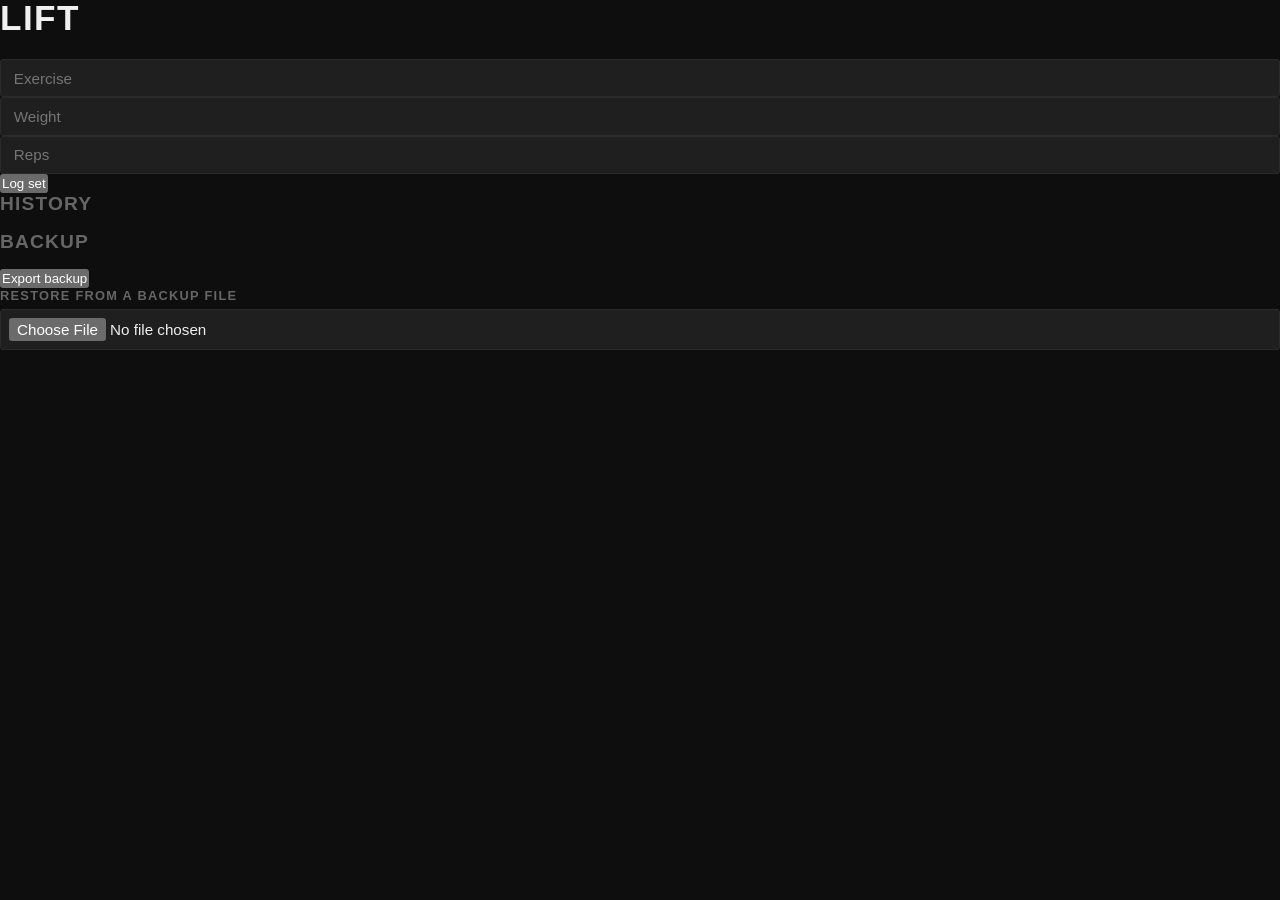
<file: index.html>
<!DOCTYPE html>
<html lang="en">
<head>
<meta charset="utf-8">
<meta name="viewport" content="width=device-width, initial-scale=1, viewport-fit=cover">
<meta name="theme-color" content="#111111">
<title>Lift</title>
<link rel="manifest" href="./manifest.json">
<link rel="apple-touch-icon" href="./icons/icon-180.png">
<link rel="stylesheet" href="./css/styles.css">
</head>
<body>

<h1>Lift</h1>

<input id="exercise" placeholder="Exercise" autocapitalize="words">
<div class="row">
  <input id="weight" type="number" inputmode="decimal" placeholder="Weight">
  <input id="reps" type="number" inputmode="numeric" placeholder="Reps">
</div>
<button id="add">Log set</button>

<h2>History</h2>
<ul id="history"></ul>

<h2>Backup</h2>
<button id="export">Export backup</button>
<label for="import-file">Restore from a backup file</label>
<input id="import-file" type="file" accept=".json,application/json">
<p id="note"><small>&nbsp;</small></p>

<script src="./js/app.js"></script>
</body>
</html>
</file>
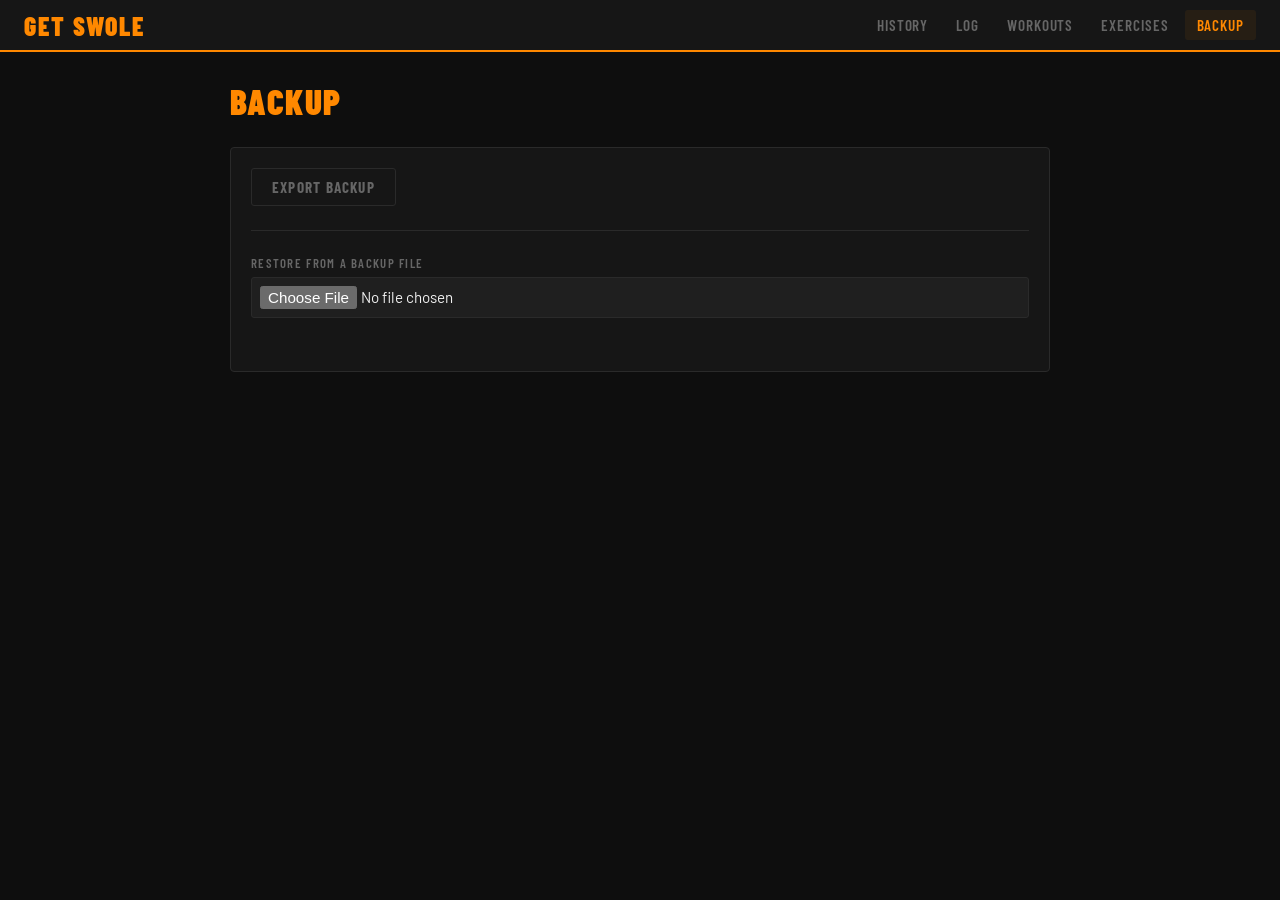
<file: backup.html>
<!DOCTYPE html>
<html lang="en">
<head>
<meta charset="utf-8">
<meta name="viewport" content="width=device-width, initial-scale=1, viewport-fit=cover">
<meta name="theme-color" content="#0e0e0e">
<title>Backup — GET SWOLE</title>
<link rel="manifest" href="./manifest.json">
<link rel="apple-touch-icon" href="./icons/icon-180.png">
<link rel="preconnect" href="https://fonts.googleapis.com">
<link rel="preconnect" href="https://fonts.gstatic.com" crossorigin>
<link href="https://fonts.googleapis.com/css2?family=Barlow+Condensed:wght@400;600;700;900&family=Barlow:wght@400;500&display=swap" rel="stylesheet">
<link rel="stylesheet" href="./css/styles.css">
</head>
<body>

<nav>
  <a href="./" class="nav-brand">GET SWOLE</a>
  <div class="nav-links">
    <a href="./">History</a>
    <a href="./log.html">Log</a>
    <a href="./workouts.html">Workouts</a>
    <a href="./exercises.html">Exercises</a>
    <a href="./backup.html" class="active">Backup</a>
  </div>
</nav>

<main>
  <div class="page-header">
    <h1><span>BACKUP</span></h1>
  </div>

  <section id="backup" class="card">
    <button id="export" class="btn btn-ghost">Export Backup</button>
    <hr class="divider">
    <div class="form-group">
      <label for="import-file">Restore from a backup file</label>
      <input id="import-file" type="file" accept=".json,application/json">
    </div>
    <p id="note" class="note">&nbsp;</p>
  </section>
</main>

<script src="./js/app.js"></script>
</body>
</html>
</file>
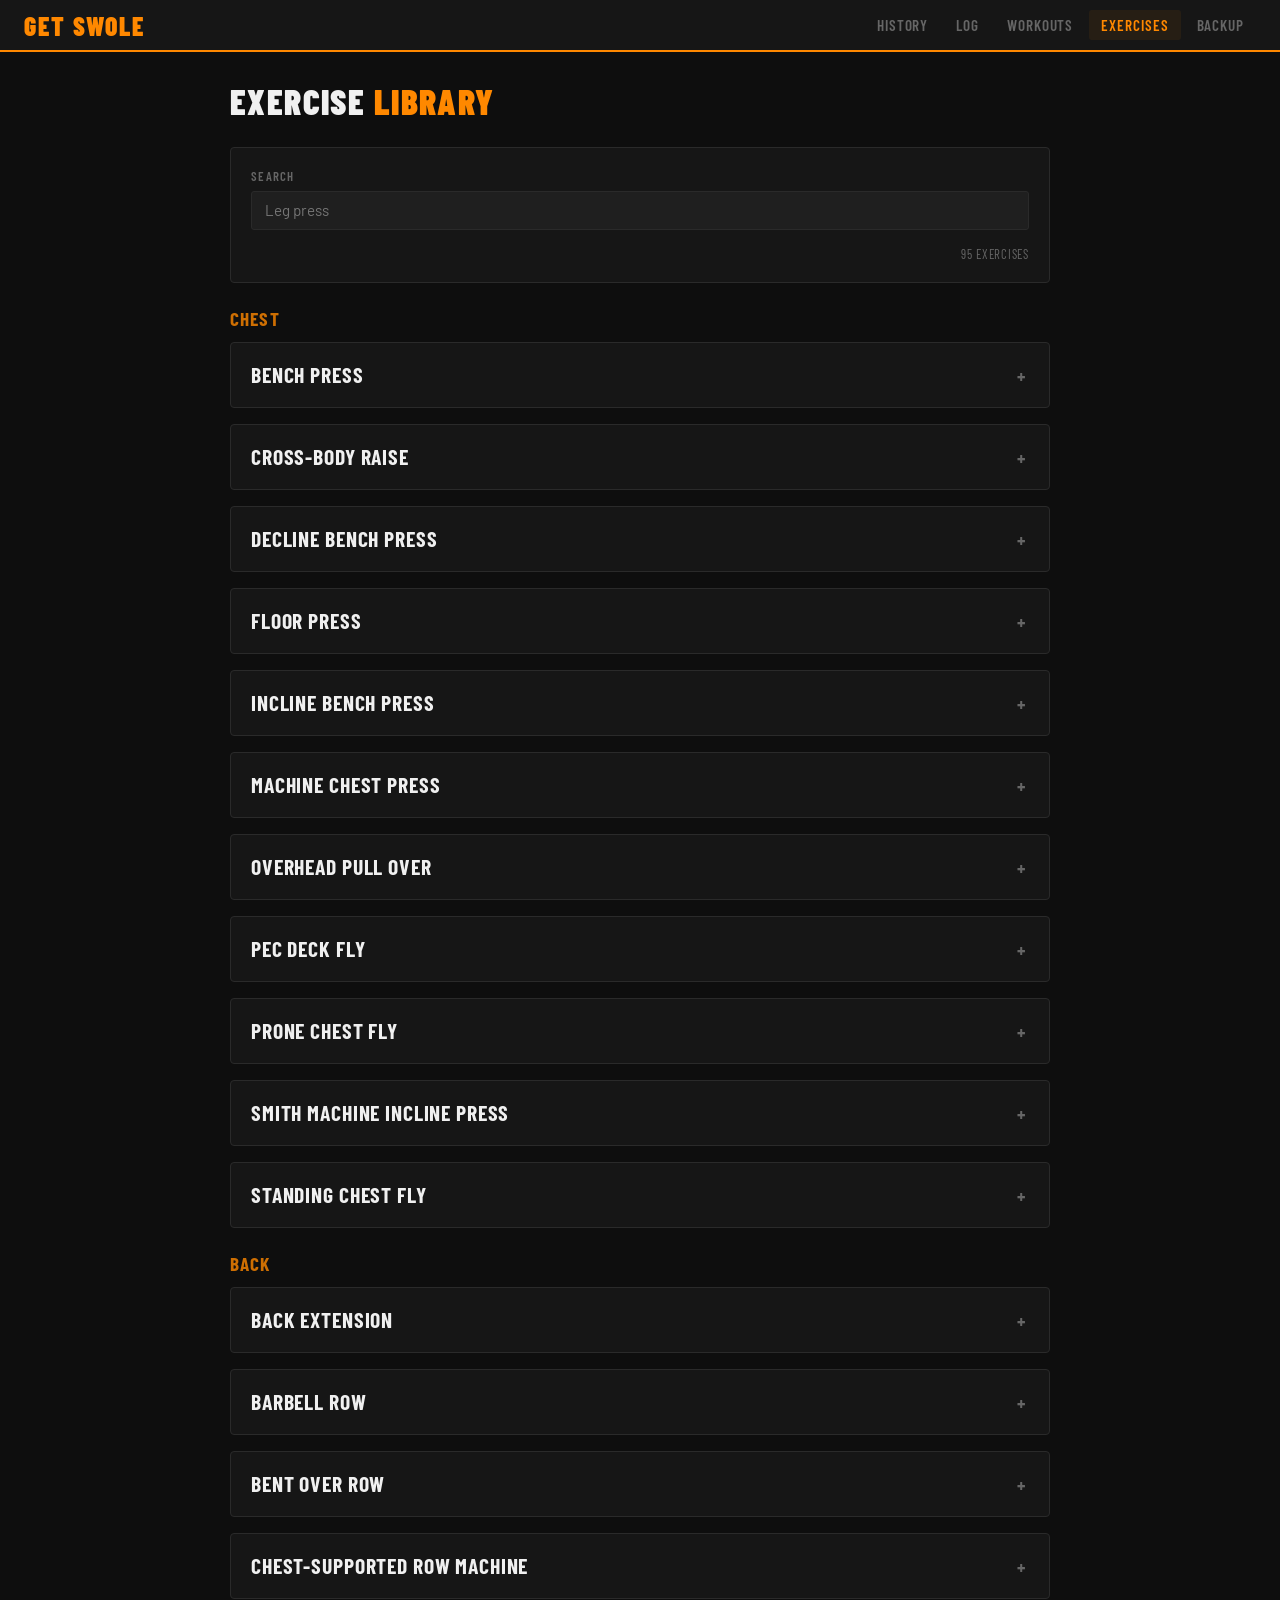
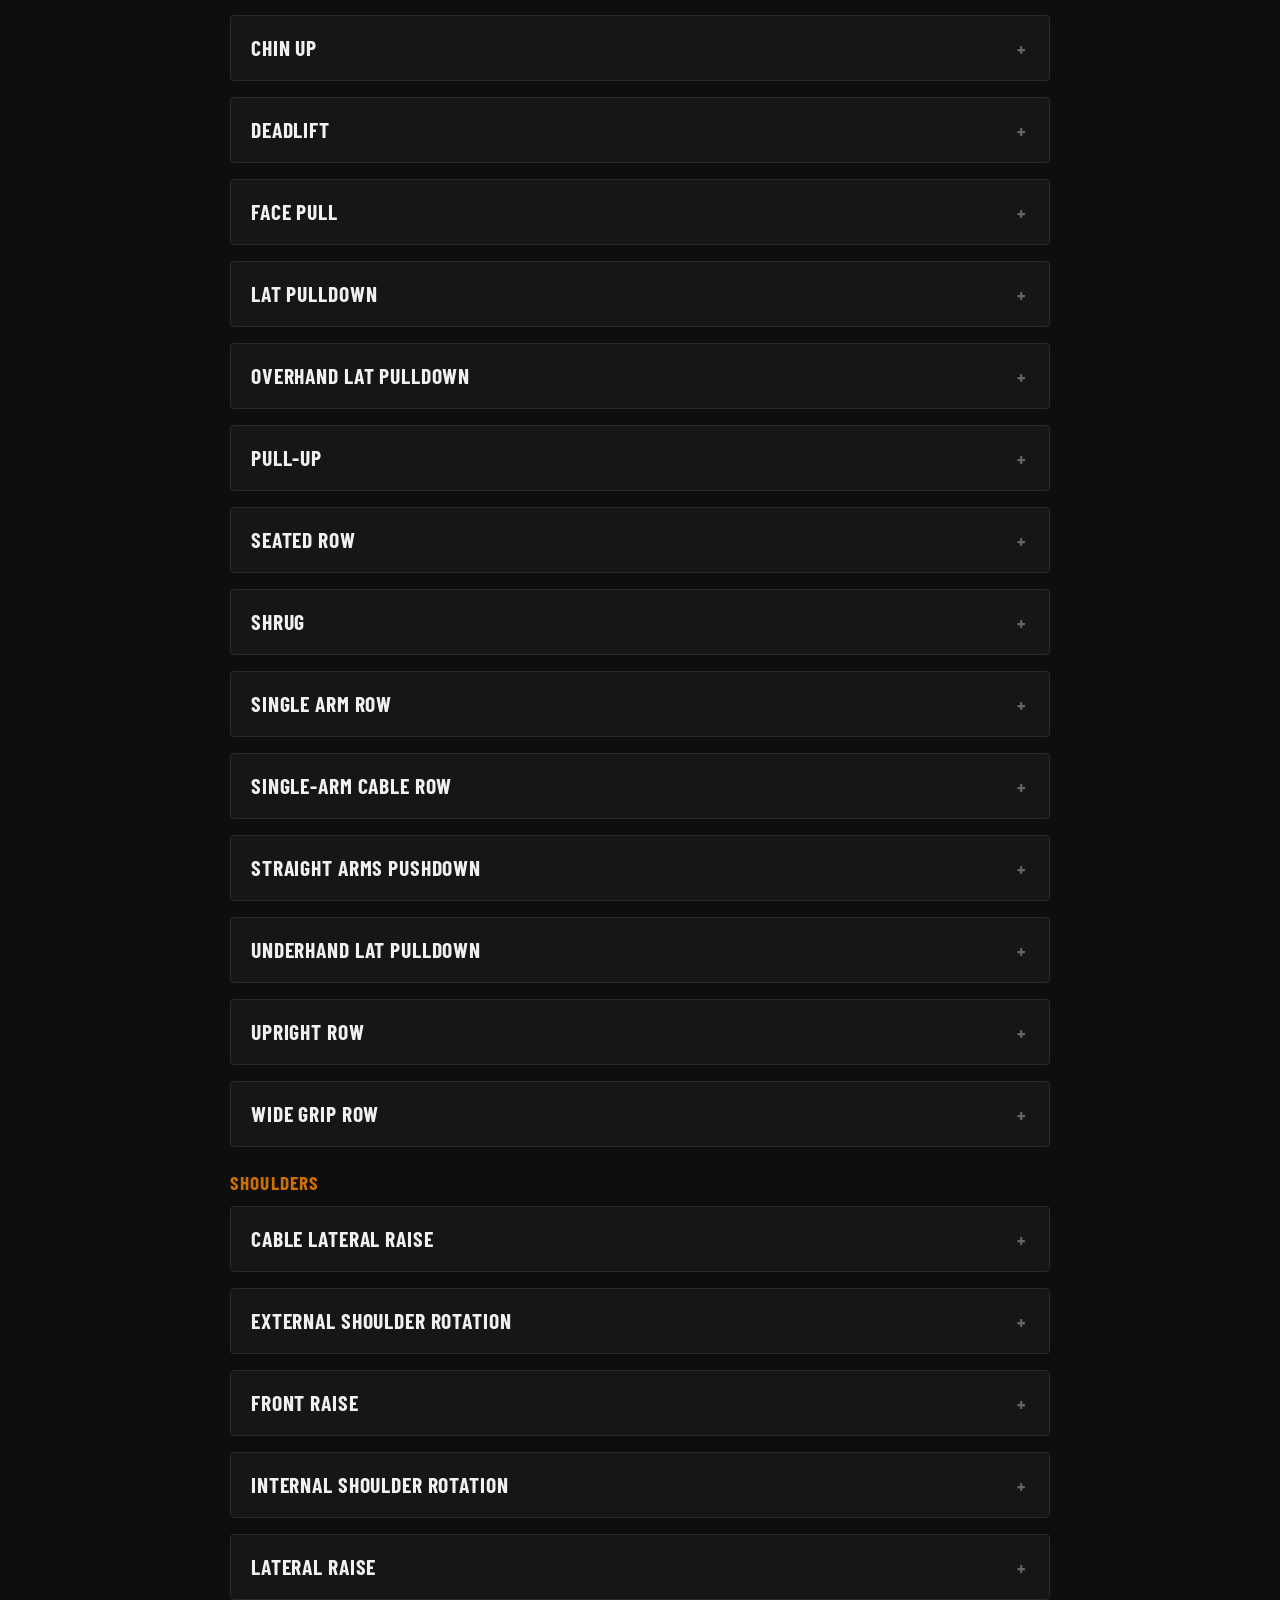
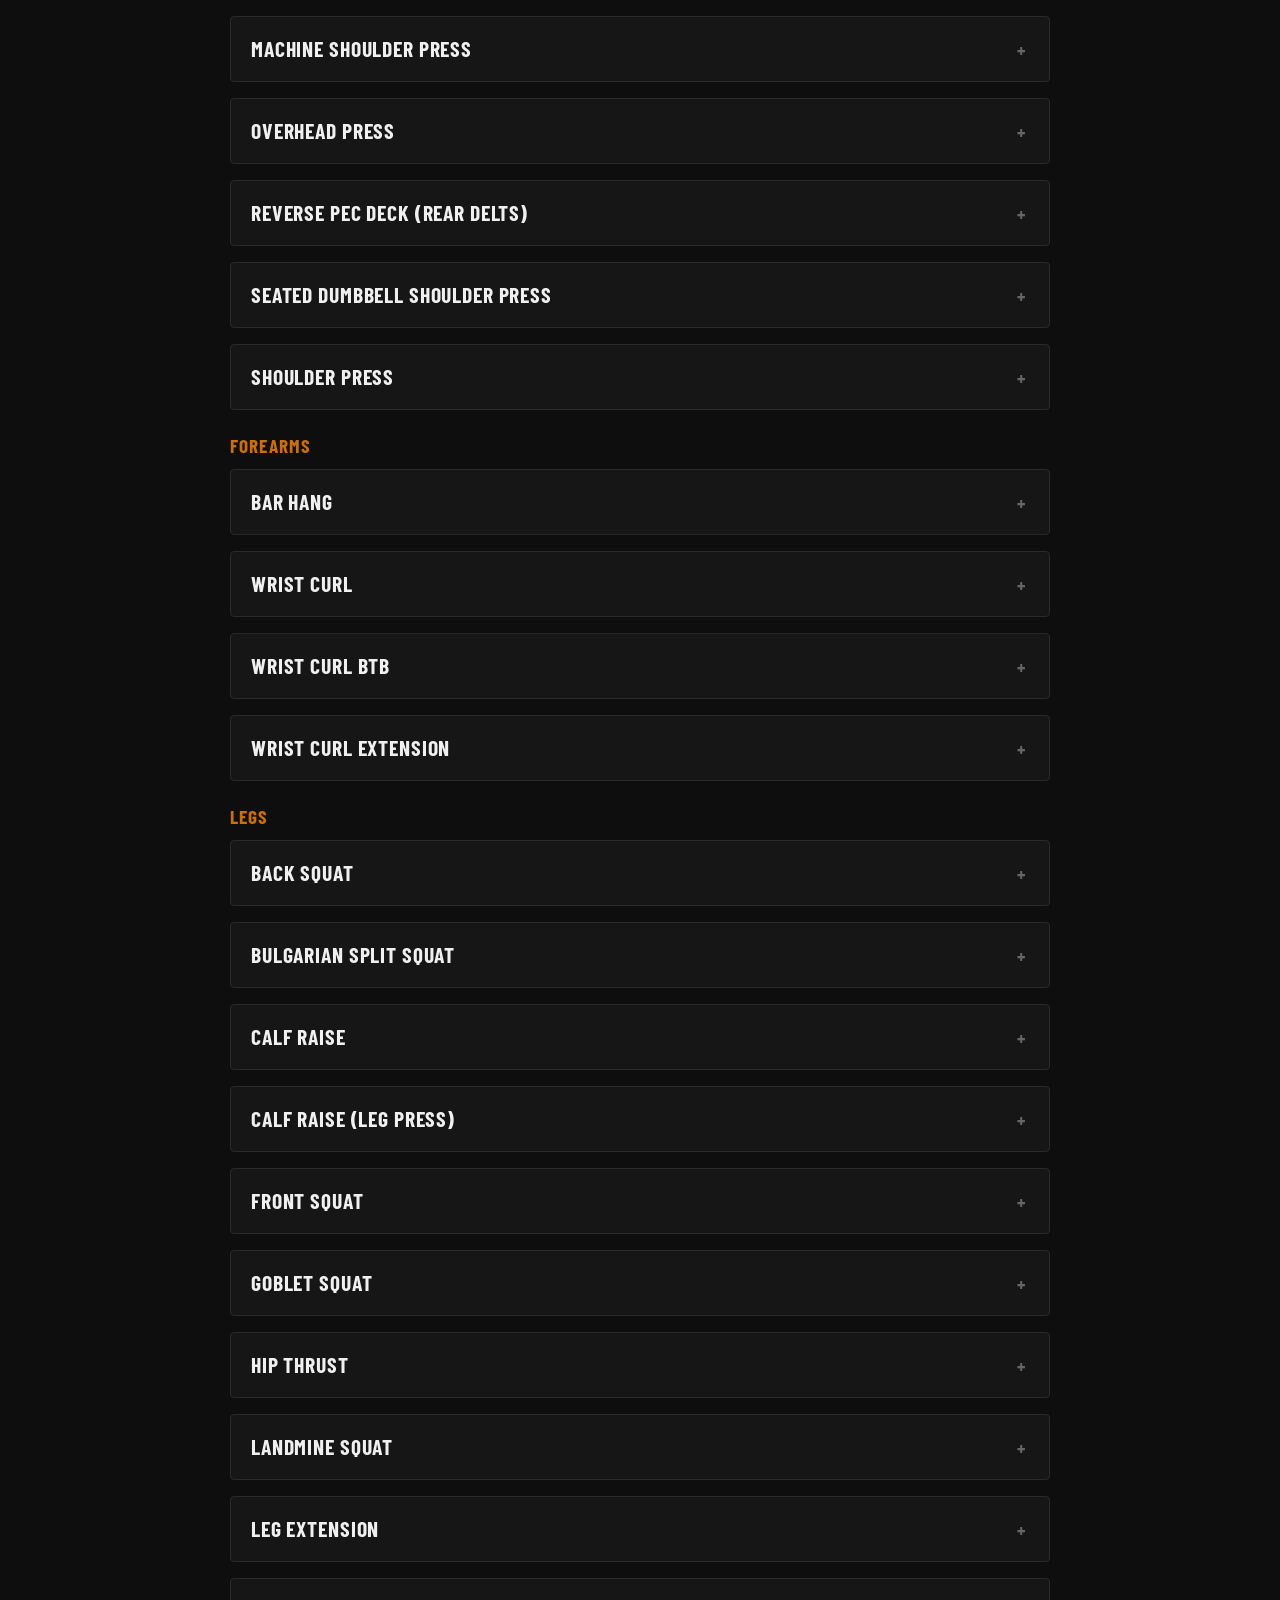
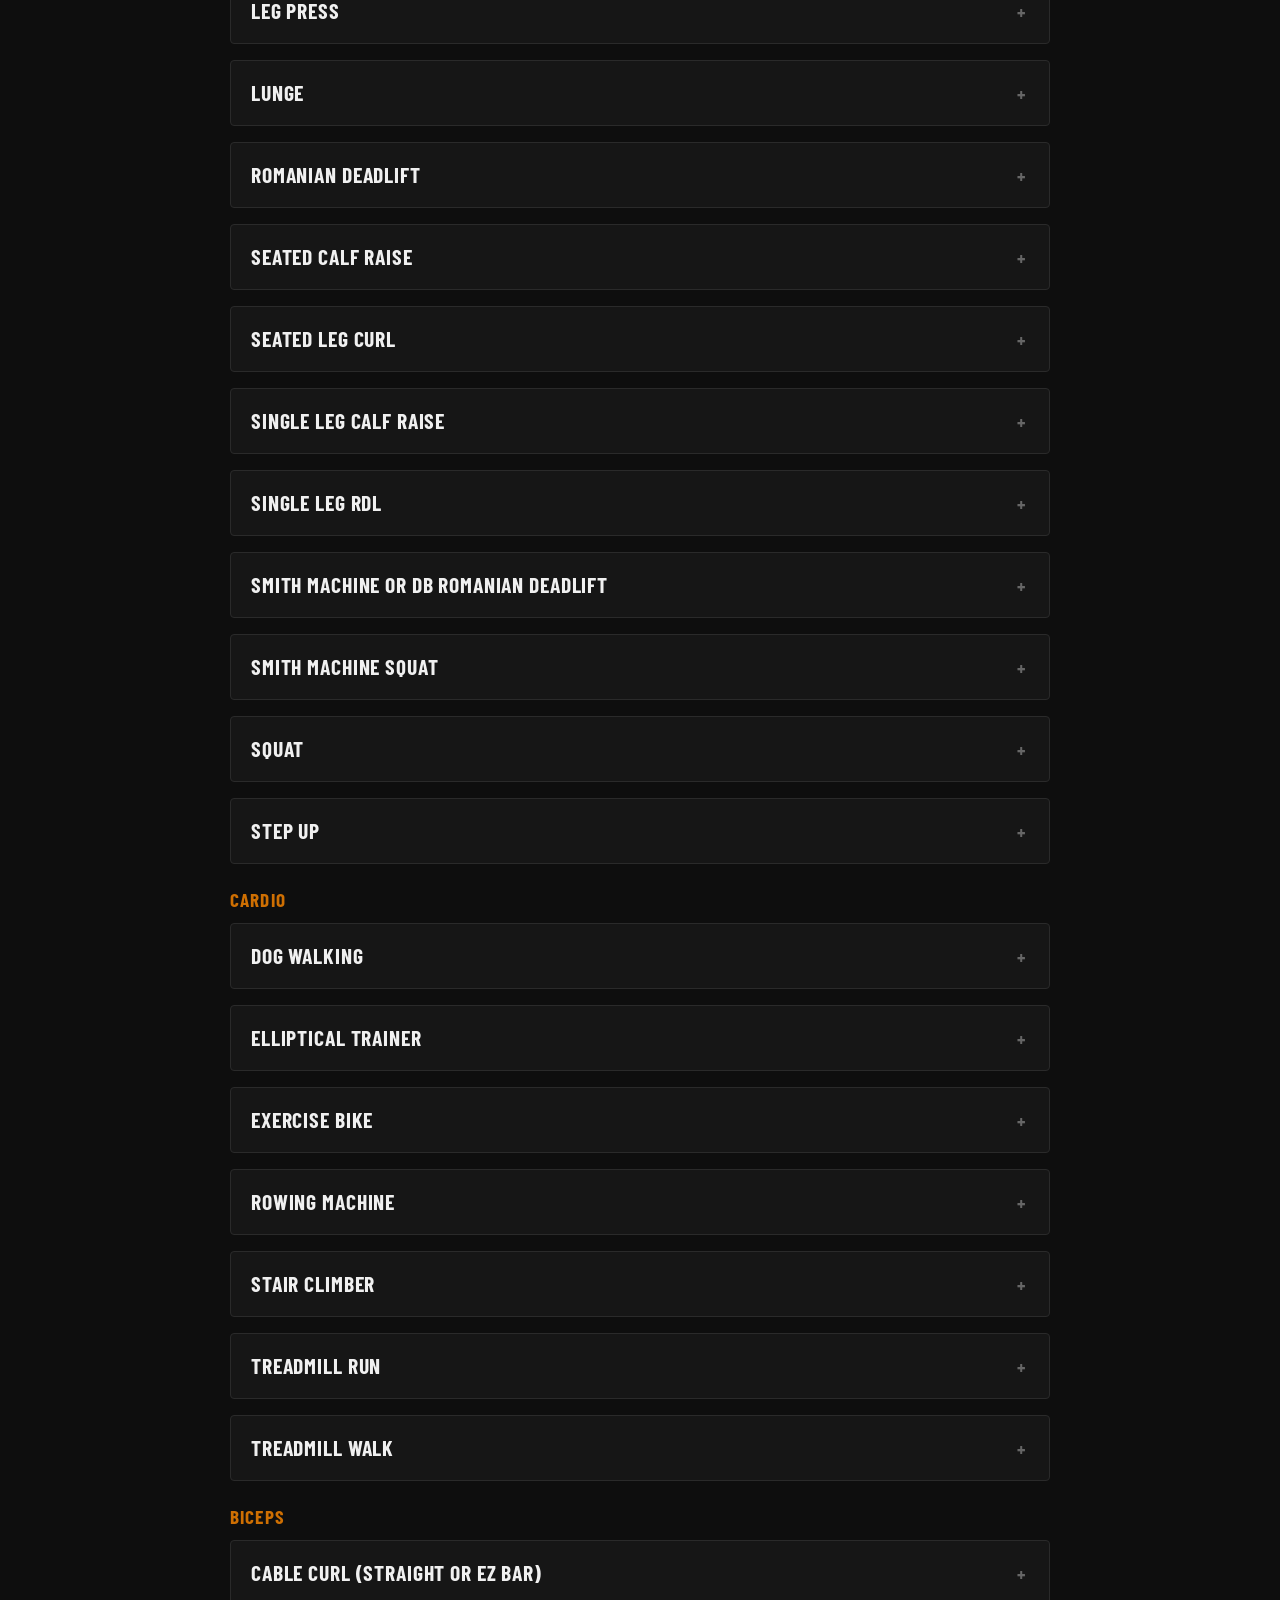
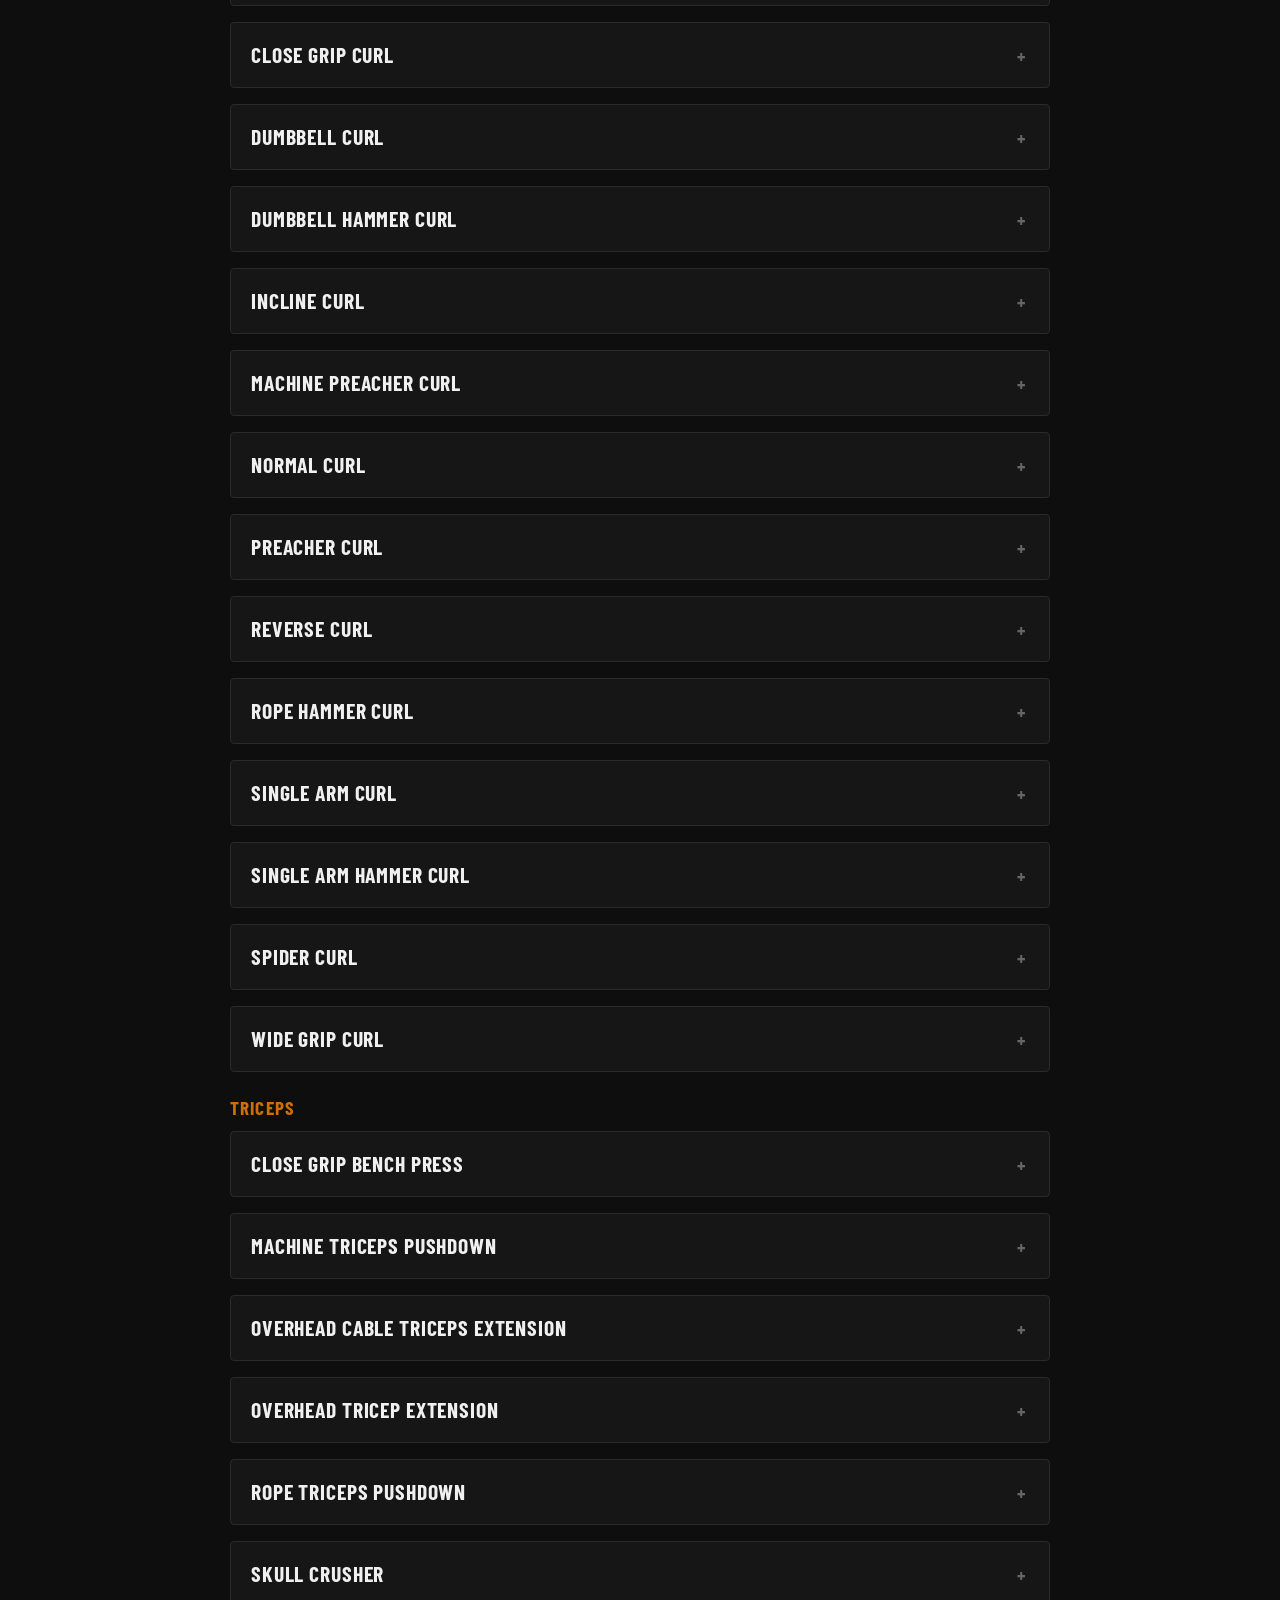
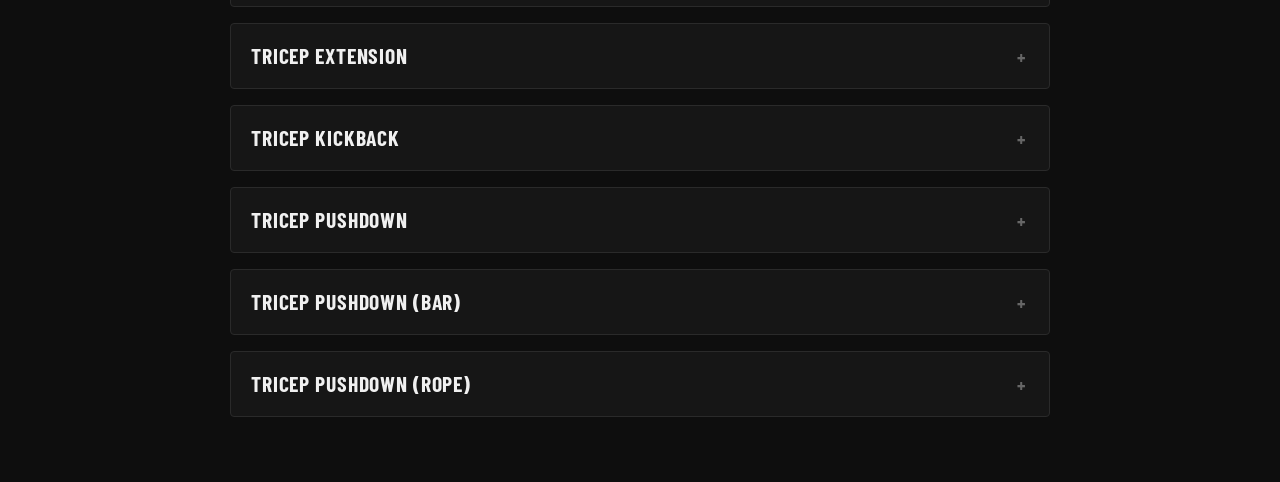
<file: exercises.html>
<!DOCTYPE html>
<html lang="en">
<head>
<meta charset="utf-8">
<meta name="viewport" content="width=device-width, initial-scale=1, viewport-fit=cover">
<meta name="theme-color" content="#0e0e0e">
<title>Exercises — GET SWOLE</title>
<link rel="manifest" href="./manifest.json">
<link rel="apple-touch-icon" href="./icons/icon-180.png">
<link rel="preconnect" href="https://fonts.googleapis.com">
<link rel="preconnect" href="https://fonts.gstatic.com" crossorigin>
<link href="https://fonts.googleapis.com/css2?family=Barlow+Condensed:wght@400;600;700;900&family=Barlow:wght@400;500&display=swap" rel="stylesheet">
<link rel="stylesheet" href="./css/styles.css">
</head>
<body>

<nav>
  <a href="./" class="nav-brand">GET SWOLE</a>
  <div class="nav-links">
    <a href="./">History</a>
    <a href="./log.html">Log</a>
    <a href="./workouts.html">Workouts</a>
    <a href="./exercises.html" class="active">Exercises</a>
    <a href="./backup.html">Backup</a>
  </div>
</nav>

<main>
  <div class="page-header">
    <h1>EXERCISE <span>LIBRARY</span></h1>
  </div>

  <section class="card">
    <div class="form-group">
      <label for="ex-search">Search</label>
      <input id="ex-search" placeholder="Leg press" autocapitalize="words">
    </div>
    <div class="filter-row">
      <span id="ex-count" class="ex-count"></span>
    </div>
  </section>

  <section id="exercise-library"></section>

  <div id="ex-empty" class="card empty" hidden>
    <p>Nothing matches that search.</p>
  </div>

  <p id="note" class="note">&nbsp;</p>
</main>

<script src="./js/exercises.js"></script>
<script src="./js/app.js"></script>
</body>
</html>
</file>
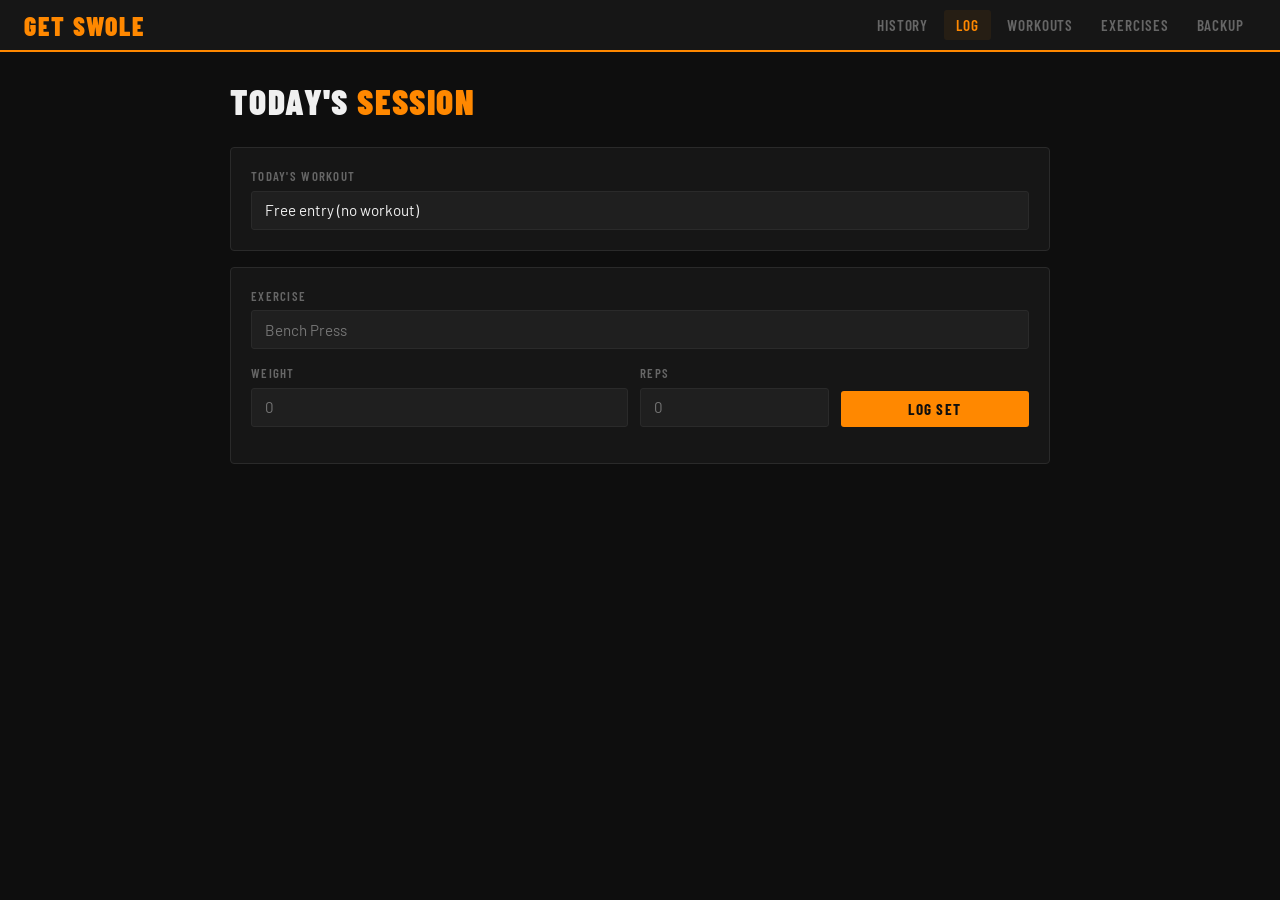
<file: log.html>
<!DOCTYPE html>
<html lang="en">
<head>
<meta charset="utf-8">
<meta name="viewport" content="width=device-width, initial-scale=1, viewport-fit=cover">
<meta name="theme-color" content="#0e0e0e">
<title>Log a Set — GET SWOLE</title>
<link rel="manifest" href="./manifest.json">
<link rel="apple-touch-icon" href="./icons/icon-180.png">
<link rel="preconnect" href="https://fonts.googleapis.com">
<link rel="preconnect" href="https://fonts.gstatic.com" crossorigin>
<link href="https://fonts.googleapis.com/css2?family=Barlow+Condensed:wght@400;600;700;900&family=Barlow:wght@400;500&display=swap" rel="stylesheet">
<link rel="stylesheet" href="./css/styles.css">
</head>
<body>

<nav>
  <a href="./" class="nav-brand">GET SWOLE</a>
  <div class="nav-links">
    <a href="./">History</a>
    <a href="./log.html" class="active">Log</a>
    <a href="./workouts.html">Workouts</a>
    <a href="./exercises.html">Exercises</a>
    <a href="./backup.html">Backup</a>
  </div>
</nav>

<main>
  <div class="page-header">
    <h1>TODAY'S <span>SESSION</span></h1>
  </div>

  <section class="card">
    <div class="form-group" style="margin-bottom:0">
      <label for="workout-select">Today's Workout</label>
      <select id="workout-select"></select>
    </div>
  </section>

  <section id="session" hidden></section>

  <section id="freeform" class="card" hidden>
    <div class="form-group">
      <label for="exercise">Exercise</label>
      <input id="exercise" placeholder="Bench Press" autocapitalize="words">
    </div>
    <div class="form-row">
      <div class="form-group">
        <label for="weight">Weight</label>
        <input id="weight" type="number" inputmode="decimal" placeholder="0">
      </div>
      <div class="form-group">
        <label for="reps">Reps</label>
        <input id="reps" type="number" inputmode="numeric" placeholder="0">
      </div>
      <div class="form-group">
        <label>&nbsp;</label>
        <button id="add" class="btn btn-primary btn-block">Log Set</button>
      </div>
    </div>
  </section>

  <p id="note" class="note">&nbsp;</p>
</main>

<script src="./js/exercises.js"></script>
<script src="./js/app.js"></script>
</body>
</html>
</file>
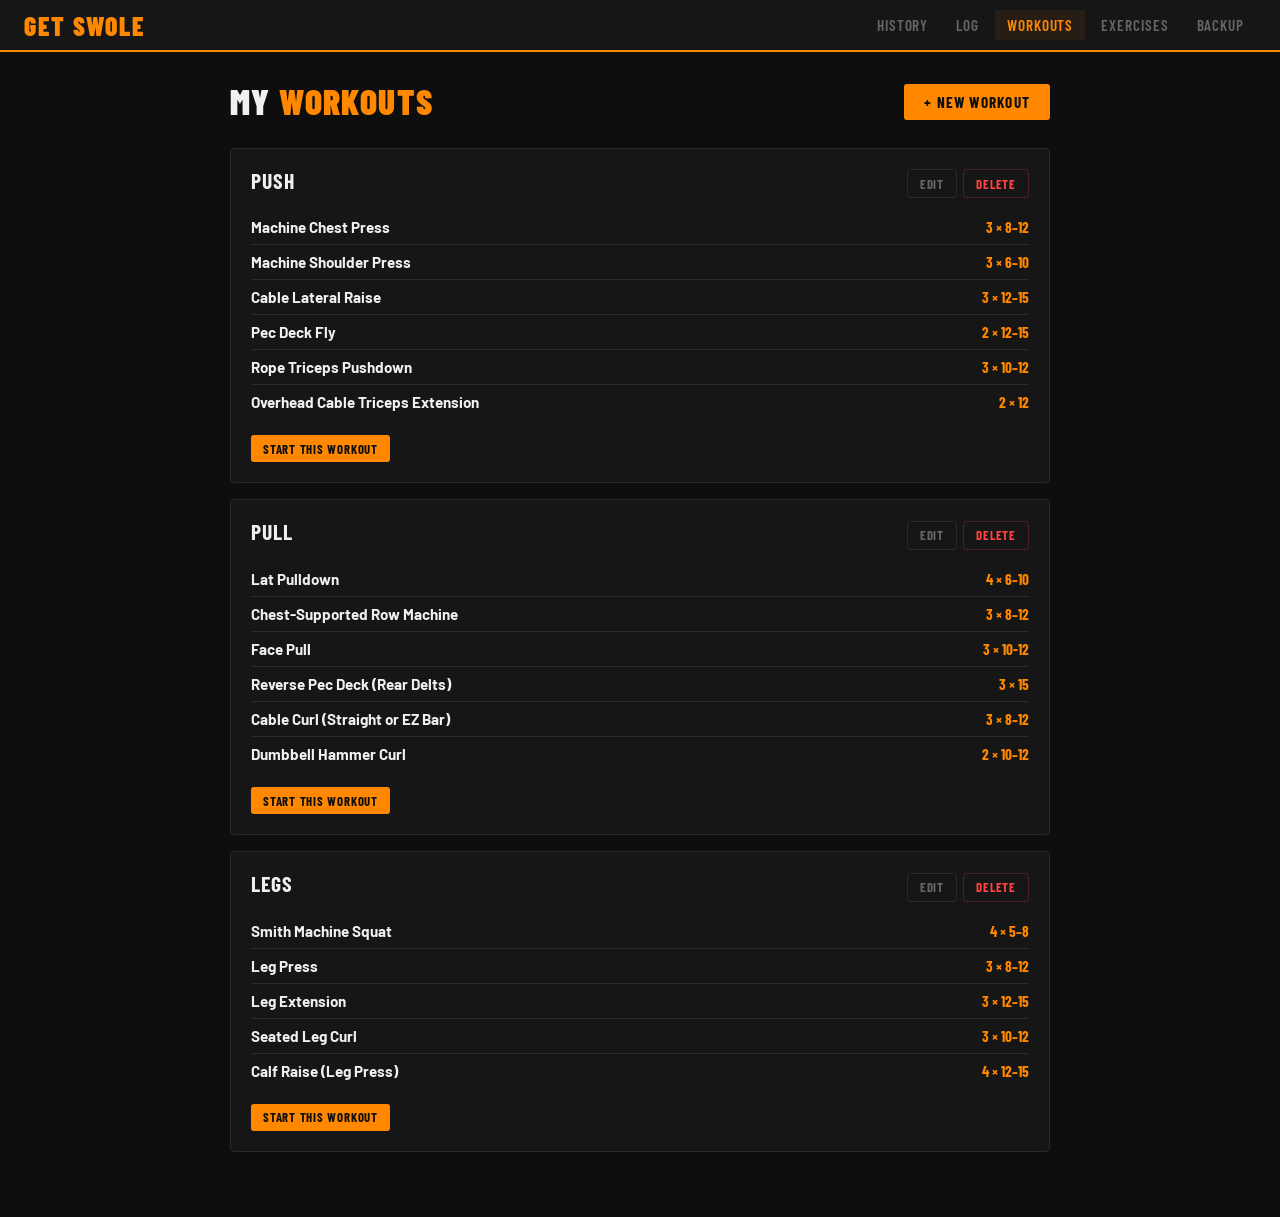
<file: workouts.html>
<!DOCTYPE html>
<html lang="en">
<head>
<meta charset="utf-8">
<meta name="viewport" content="width=device-width, initial-scale=1, viewport-fit=cover">
<meta name="theme-color" content="#0e0e0e">
<title>Workouts — GET SWOLE</title>
<link rel="manifest" href="./manifest.json">
<link rel="apple-touch-icon" href="./icons/icon-180.png">
<link rel="preconnect" href="https://fonts.googleapis.com">
<link rel="preconnect" href="https://fonts.gstatic.com" crossorigin>
<link href="https://fonts.googleapis.com/css2?family=Barlow+Condensed:wght@400;600;700;900&family=Barlow:wght@400;500&display=swap" rel="stylesheet">
<link rel="stylesheet" href="./css/styles.css">
</head>
<body>

<nav>
  <a href="./" class="nav-brand">GET SWOLE</a>
  <div class="nav-links">
    <a href="./">History</a>
    <a href="./log.html">Log</a>
    <a href="./workouts.html" class="active">Workouts</a>
    <a href="./exercises.html">Exercises</a>
    <a href="./backup.html">Backup</a>
  </div>
</nav>

<main>
  <div class="page-header">
    <h1>MY <span>WORKOUTS</span></h1>
    <button id="new-workout" class="btn btn-primary">+ New Workout</button>
  </div>

  <section id="workout-editor" class="card" hidden>
    <h2 id="editor-title">New Workout</h2>
    <div class="form-group">
      <label for="workout-label">Label</label>
      <input id="workout-label" placeholder="C — Legs" autocapitalize="words">
    </div>

    <label>Exercises</label>
    <div id="exercise-rows"></div>

    <button id="add-exercise" class="btn btn-ghost btn-sm">+ Add Exercise</button>

    <hr class="divider">
    <div class="editor-actions">
      <button id="save-workout" class="btn btn-primary">Save Workout</button>
      <button id="cancel-workout" class="btn btn-ghost">Cancel</button>
    </div>
  </section>

  <section id="workout-list"></section>

  <div id="workouts-empty" class="card empty" hidden>
    <p>No workouts yet. Build one, label it, then pick it on the Log tab.</p>
  </div>

  <p id="note" class="note">&nbsp;</p>
</main>

<script src="./js/app.js"></script>
</body>
</html>
</file>
<file: css/styles.css>
:root {
  --bg: #0e0e0e;
  --surface: #161616;
  --surface2: #1f1f1f;
  --border: #2a2a2a;
  --accent: #ff8800;
  --accent-dim: #9f6200b2;
  --text: #f0f0f0;
  --text-muted: #666;
  --danger: #ff4444;
  --success: #00cc66;

  color-scheme: dark;
}

* { box-sizing: border-box; margin: 0; padding: 0; }

body {
  background: var(--bg);
  color: var(--text);
  font-family: 'Barlow', sans-serif;
  font-size: 15px;
  min-height: 100vh;
  padding: env(safe-area-inset-top) 0 env(safe-area-inset-bottom);
}

/* NAV */
nav {
  background: var(--surface);
  border-bottom: 2px solid var(--accent);
  padding: 0 1.5rem;
  display: flex;
  align-items: center;
  gap: 2rem;
  height: 52px;
  position: sticky;
  top: 0;
  z-index: 100;
}

.nav-brand {
  font-family: 'Barlow Condensed', sans-serif;
  font-weight: 900;
  font-size: 1.6rem;
  letter-spacing: 0.08em;
  color: var(--accent);
  text-decoration: none;
}

.nav-links { display: flex; gap: 0.25rem; margin-left: auto; }

.nav-links a {
  color: var(--text-muted);
  text-decoration: none;
  font-family: 'Barlow Condensed', sans-serif;
  font-weight: 600;
  font-size: 0.95rem;
  letter-spacing: 0.06em;
  text-transform: uppercase;
  padding: 0.4rem 0.75rem;
  border-radius: 3px;
  transition: color 0.15s, background 0.15s;
}

.nav-links a:hover, .nav-links a.active {
  color: var(--accent);
  background: rgba(255, 136, 0, 0.07);
}

/* LAYOUT */
main {
  max-width: 860px;
  margin: 0 auto;
  padding: 2rem 1.25rem;
}

/* HEADINGS */
h1 {
  font-family: 'Barlow Condensed', sans-serif;
  font-weight: 900;
  font-size: 2.2rem;
  letter-spacing: 0.04em;
  text-transform: uppercase;
  line-height: 1;
  margin-bottom: 1.5rem;
}

h1 span { color: var(--accent); }

h2 {
  font-family: 'Barlow Condensed', sans-serif;
  font-weight: 700;
  font-size: 1.2rem;
  letter-spacing: 0.06em;
  text-transform: uppercase;
  color: var(--text-muted);
  margin-bottom: 1rem;
}

/* CARDS */
.card {
  background: var(--surface);
  border: 1px solid var(--border);
  border-radius: 4px;
  padding: 1.25rem;
  margin-bottom: 1rem;
}

.card:hover { border-color: #3a3a3a; }

/* BUTTONS */
.btn {
  display: inline-flex;
  align-items: center;
  justify-content: center;
  gap: 0.4rem;
  font-family: 'Barlow Condensed', sans-serif;
  font-weight: 700;
  font-size: 0.95rem;
  letter-spacing: 0.08em;
  text-transform: uppercase;
  padding: 0.55rem 1.25rem;
  border-radius: 3px;
  border: none;
  cursor: pointer;
  text-decoration: none;
  transition: all 0.15s;
  width: auto;
}

.btn-primary {
  background: var(--accent);
  color: #0e0e0e;
}

.btn-primary:hover { background: var(--accent-dim); }

.btn-ghost {
  background: transparent;
  color: var(--text-muted);
  border: 1px solid var(--border);
}

.btn-ghost:hover { border-color: #555; color: var(--text); }

.btn-block { width: 100%; }

/* FORMS */
.form-group { margin-bottom: 1rem; }

label {
  display: block;
  font-family: 'Barlow Condensed', sans-serif;
  font-weight: 600;
  font-size: 0.8rem;
  letter-spacing: 0.1em;
  text-transform: uppercase;
  color: var(--text-muted);
  margin-bottom: 0.4rem;
}

input, select, textarea {
  width: 100%;
  background: var(--surface2);
  border: 1px solid var(--border);
  border-radius: 3px;
  color: var(--text);
  font-family: 'Barlow', sans-serif;
  font-size: 0.95rem;
  padding: 0.6rem 0.8rem;
  transition: border-color 0.15s;
  -webkit-appearance: none;
  appearance: none;
}

input:focus, select:focus, textarea:focus {
  outline: none;
  border-color: var(--accent);
}

input[type="file"] { padding: 0.5rem; }

.form-row {
  display: grid;
  gap: 0.75rem;
  grid-template-columns: 2fr 1fr 1fr;
  align-items: end;
}

@media (max-width: 600px) {
  input, select, textarea { font-size: 16px !important; }

  .form-row { grid-template-columns: 1fr 1fr; }
  .form-row .form-group:first-child { grid-column: span 2; }

  nav {
    flex-wrap: wrap;
    height: auto;
    padding: 0.6rem 1rem;
    gap: 0.4rem;
  }

  .nav-brand { flex: 1; }

  .nav-links {
    width: 100%;
    justify-content: space-around;
    order: 3;
    margin-left: 0;
  }

  .nav-links a {
    padding: 0.35rem 0.4rem;
    font-size: 0.8rem;
    letter-spacing: 0.03em;
  }
}

/* TABLE */
.sets-table {
  width: 100%;
  border-collapse: collapse;
  margin-top: 0.5rem;
}

.sets-table th {
  font-family: 'Barlow Condensed', sans-serif;
  font-weight: 600;
  font-size: 0.75rem;
  letter-spacing: 0.1em;
  text-transform: uppercase;
  color: var(--text-muted);
  text-align: left;
  padding: 0.5rem 0.75rem;
  border-bottom: 1px solid var(--border);
}

.sets-table td {
  padding: 0.55rem 0.75rem;
  border-bottom: 1px solid var(--border);
  font-size: 0.95rem;
}

.sets-table tr:last-child td { border-bottom: none; }
.sets-table tr:hover td { background: var(--surface2); }

.sets-table .set-load {
  font-family: 'Barlow Condensed', sans-serif;
  font-weight: 700;
  color: var(--accent);
}

.sets-table .set-when {
  font-size: 0.8rem;
  color: var(--text-muted);
}

/* EMPTY STATE */
.empty {
  text-align: center;
  padding: 2.5rem 1rem;
  color: var(--text-muted);
}

.empty p { font-size: 0.95rem; }

/* PAGE HEADER */
.page-header {
  display: flex;
  align-items: flex-start;
  justify-content: space-between;
  margin-bottom: 1.75rem;
  gap: 1rem;
}

.page-header h1 { margin-bottom: 0; }

/* NOTE / STATUS TEXT */
.note {
  font-size: 0.85rem;
  color: var(--text-muted);
  margin-top: 0.75rem;
  min-height: 1.2em;
}

/* DIVIDER */
.divider {
  border: none;
  border-top: 1px solid var(--border);
  margin: 1.5rem 0;
}

/* WORKOUT / SESSION CARDS */
h3 {
  font-family: 'Barlow Condensed', sans-serif;
  font-weight: 700;
  font-size: 1.35rem;
  letter-spacing: 0.04em;
  text-transform: uppercase;
  line-height: 1.1;
}

.workout-head {
  display: flex;
  align-items: baseline;
  justify-content: space-between;
  gap: 1rem;
  margin-bottom: 0.75rem;
}

.workout-actions { display: flex; gap: 0.4rem; flex-shrink: 0; }

.workout-card .sets-table td { padding: 0.5rem 0; }
.workout-card .sets-table td:last-child { text-align: right; white-space: nowrap; }

.workout-start { margin-top: 1rem; }

.btn-sm {
  padding: 0.35rem 0.75rem;
  font-size: 0.8rem;
  letter-spacing: 0.06em;
}

.btn-icon {
  padding: 0.35rem 0.6rem;
  font-size: 1.1rem;
  line-height: 1;
}

.btn-danger { color: var(--danger); border-color: #4a2020; }
.btn-danger:hover { border-color: var(--danger); color: var(--danger); }

/* WORKOUT EDITOR */
.exercise-row {
  border-top: 1px solid var(--border);
  padding: 0.75rem 0;
}

.exercise-row:first-child { border-top: none; padding-top: 0; }

.exercise-row-main {
  display: grid;
  grid-template-columns: 1fr 5rem 6rem auto;
  gap: 0.5rem;
  margin-bottom: 0.5rem;
}

.editor-actions { display: flex; gap: 0.5rem; }

/* SESSION EXERCISE CARDS */
.target {
  font-family: 'Barlow Condensed', sans-serif;
  font-weight: 700;
  font-size: 1rem;
  color: var(--accent);
  white-space: nowrap;
}

.ex-note {
  font-size: 0.85rem;
  color: var(--text-muted);
  margin-bottom: 1rem;
  line-height: 1.45;
}

/* SET ROWS — one per planned set */
.set-head, .set-row {
  display: grid;
  grid-template-columns: 2.25rem 1fr 1fr 4.5rem;
  gap: 0.5rem;
  align-items: center;
}

.set-head {
  font-family: 'Barlow Condensed', sans-serif;
  font-weight: 600;
  font-size: 0.72rem;
  letter-spacing: 0.1em;
  text-transform: uppercase;
  color: var(--text-muted);
  padding-bottom: 0.4rem;
  border-bottom: 1px solid var(--border);
  margin-bottom: 0.5rem;
}

.set-row { margin-bottom: 0.5rem; }
.set-row:last-child { margin-bottom: 0; }

.set-no {
  font-family: 'Barlow Condensed', sans-serif;
  font-weight: 700;
  font-size: 1rem;
  color: var(--text-muted);
  text-align: center;
}

.set-no small { color: var(--accent); font-size: 0.75em; }

.set-row-done .set-no { color: var(--accent); }

.set-done-load {
  grid-column: span 2;
  font-family: 'Barlow Condensed', sans-serif;
  font-weight: 700;
  font-size: 1.05rem;
  color: var(--text);
  background: var(--surface2);
  border-left: 2px solid var(--accent);
  border-radius: 3px;
  padding: 0.5rem 0.7rem;
}

.set-check { color: var(--success); text-align: center; font-size: 1rem; }

/* HISTORY WORKOUT TAG */
.tag {
  font-family: 'Barlow Condensed', sans-serif;
  font-weight: 600;
  font-size: 0.7rem;
  letter-spacing: 0.08em;
  text-transform: uppercase;
  color: var(--text-muted);
}

/* SWAP */
.ex-head-right {
  display: flex;
  align-items: center;
  gap: 0.6rem;
  flex-shrink: 0;
}

.ex-note.swapped { color: var(--text); }
.ex-note.swapped strong { color: var(--accent); font-weight: 500; }

.btn-link {
  background: none;
  border: none;
  padding: 0 0 0 0.4rem;
  cursor: pointer;
  color: var(--text-muted);
  font-family: 'Barlow Condensed', sans-serif;
  font-weight: 600;
  font-size: 0.8rem;
  letter-spacing: 0.06em;
  text-transform: uppercase;
  text-decoration: underline;
}

.btn-link:hover { color: var(--accent); }

.swap-box {
  background: var(--surface2);
  border: 1px solid var(--border);
  border-left: 2px solid var(--accent);
  border-radius: 3px;
  padding: 0.9rem;
  margin-bottom: 1rem;
}

.swap-box .form-group:last-of-type { margin-bottom: 0.9rem; }

/* MACHINE SETTINGS */
.ex-settings {
  display: flex;
  flex-wrap: wrap;
  align-items: center;
  gap: 0.4rem;
  margin-bottom: 0.9rem;
}

.ex-settings-quiet { opacity: 0.45; }
.ex-settings-quiet:hover { opacity: 1; }

.setting-chip {
  font-family: 'Barlow Condensed', sans-serif;
  font-weight: 600;
  font-size: 0.8rem;
  letter-spacing: 0.04em;
  text-transform: uppercase;
  color: var(--text-muted);
  background: var(--surface2);
  border: 1px solid var(--border);
  border-radius: 3px;
  padding: 0.25rem 0.55rem;
}

.setting-chip strong {
  color: var(--accent);
  font-weight: 700;
  margin-left: 0.3rem;
}

.settings-box {
  background: var(--surface2);
  border: 1px solid var(--border);
  border-left: 2px solid var(--accent);
  border-radius: 3px;
  padding: 0.9rem;
  margin-bottom: 1rem;
}

.setting-row {
  display: grid;
  grid-template-columns: 1fr 6rem auto;
  gap: 0.5rem;
  margin-bottom: 0.5rem;
}

.settings-box .add-setting { margin-bottom: 0.9rem; }

/* EXERCISE LIBRARY */
.filter-row {
  display: flex;
  flex-wrap: wrap;
  align-items: center;
  gap: 0.4rem;
}

.ex-count {
  margin-left: auto;
  font-family: 'Barlow Condensed', sans-serif;
  font-size: 0.8rem;
  letter-spacing: 0.06em;
  text-transform: uppercase;
  color: var(--text-muted);
}

.group-heading {
  margin: 1.5rem 0 0.75rem;
  color: var(--accent);
  opacity: 0.8;
}

.ex-row { cursor: pointer; margin-bottom: 0; }
.ex-row h3 { transition: color 0.15s; }
.ex-row:hover h3 { color: var(--accent); }

.chevron {
  font-family: 'Barlow Condensed', sans-serif;
  font-weight: 700;
  font-size: 1.2rem;
  color: var(--text-muted);
  width: 1rem;
  text-align: center;
}

.ex-stats {
  display: flex;
  flex-wrap: wrap;
  gap: 0.4rem;
  margin: 0.9rem 0;
}

@media (max-width: 600px) {
  .exercise-row-main { grid-template-columns: 1fr 1fr auto; }
  .exercise-row-main .ex-name { grid-column: span 3; }

  .workout-head { flex-wrap: wrap; gap: 0.5rem; }
  .workout-start { width: 100%; }

  .set-head, .set-row { grid-template-columns: 1.75rem 1fr 1fr 3.5rem; gap: 0.35rem; }
  .setting-row { grid-template-columns: 1fr 4.5rem auto; gap: 0.35rem; }
}
</file>
